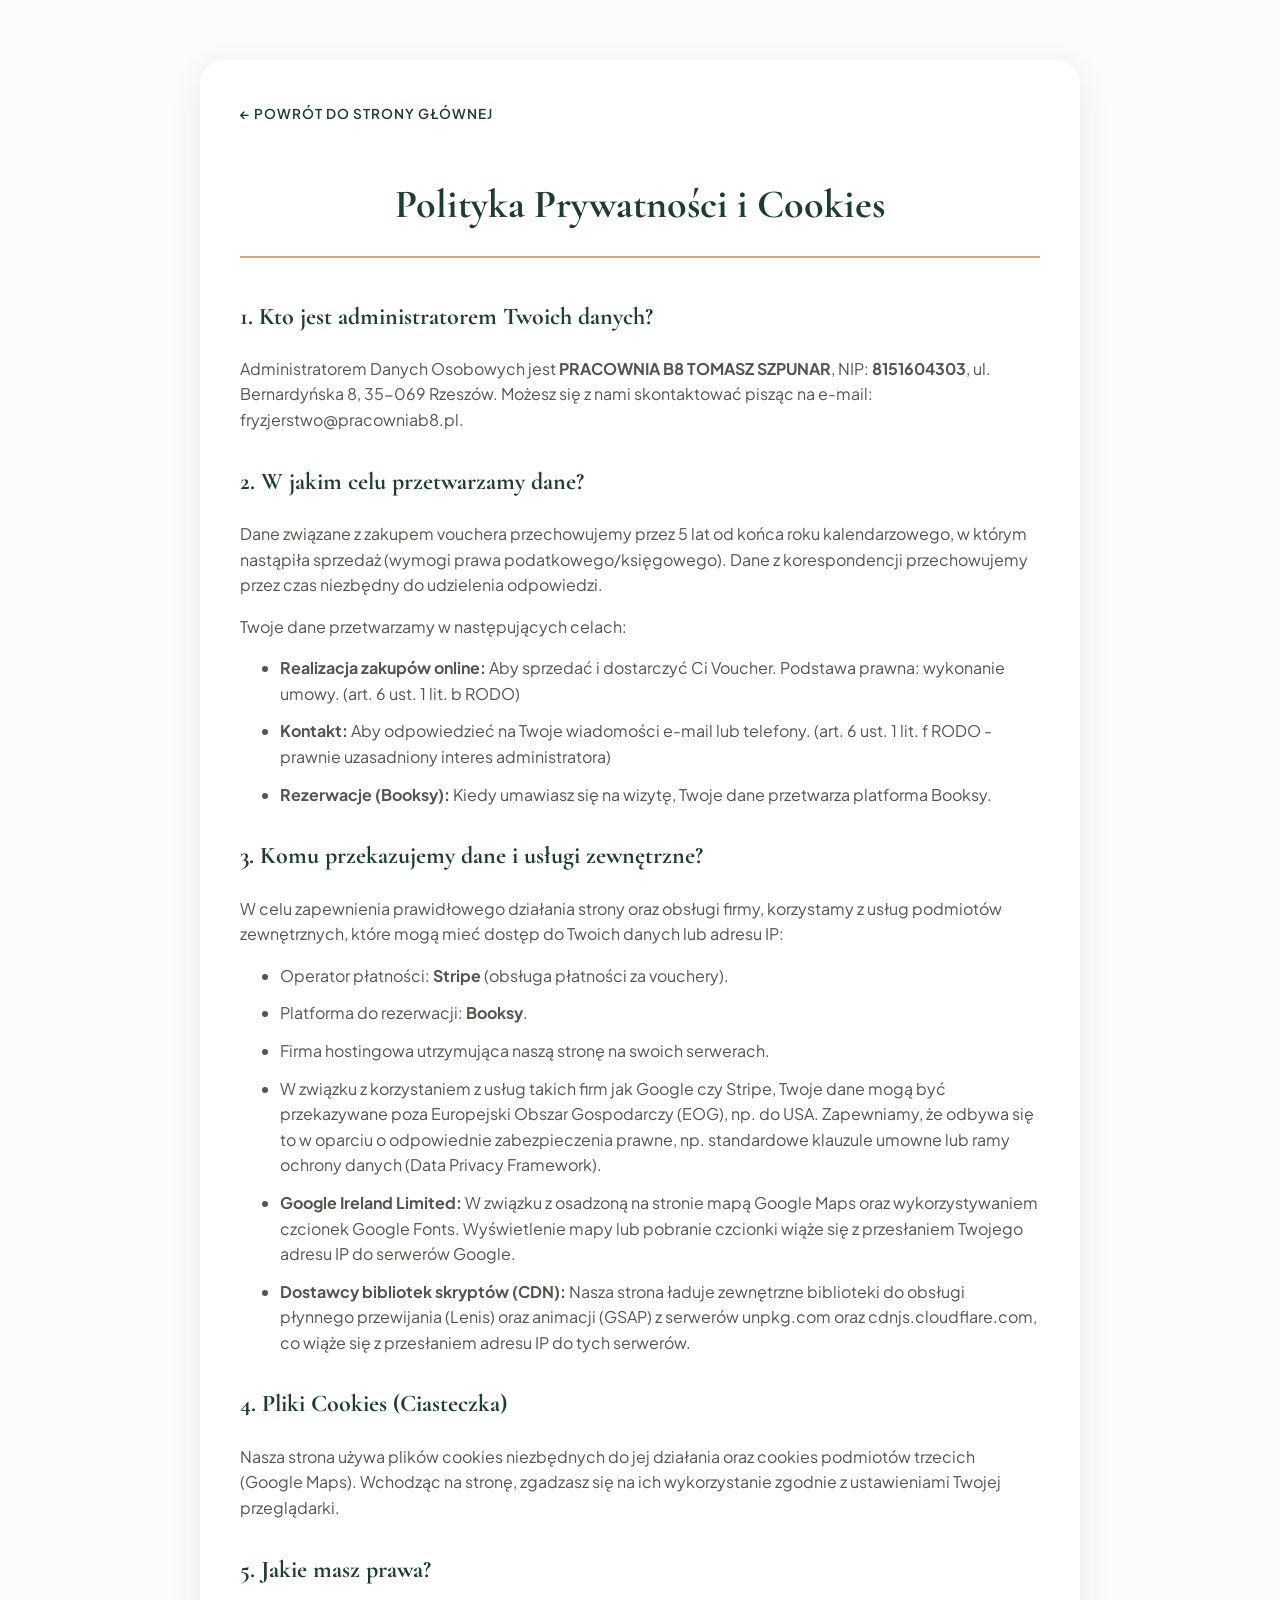
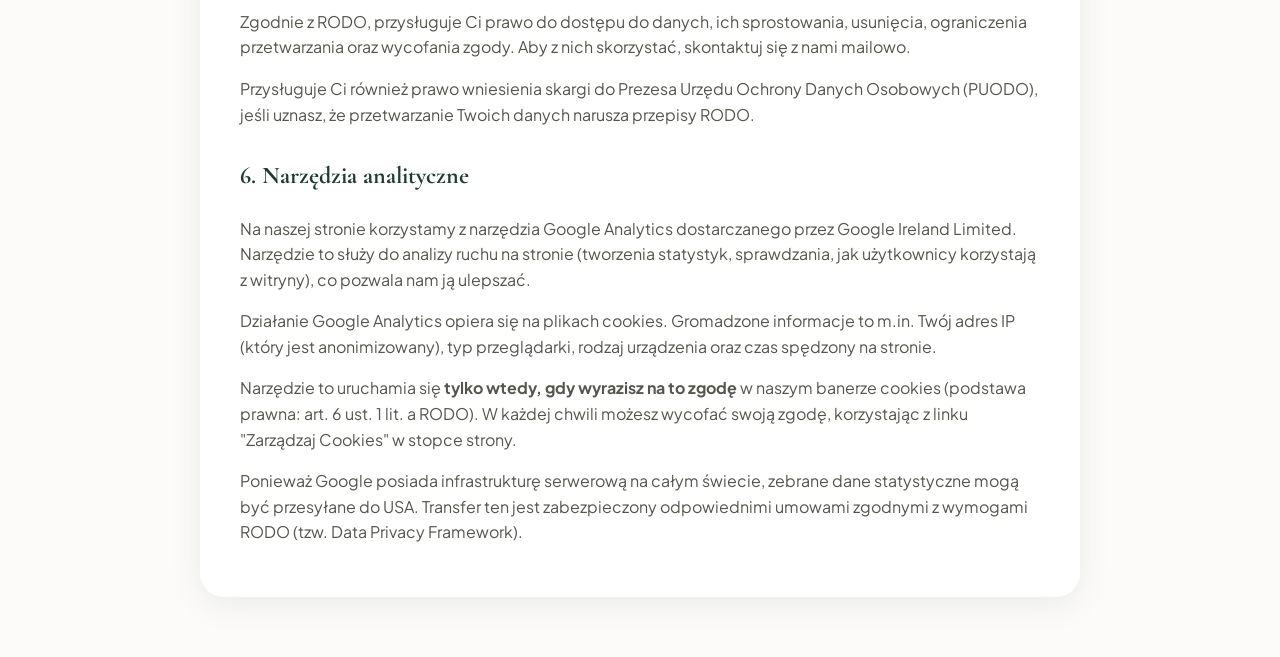
<file: polityka-prywatnosci.html>
<!DOCTYPE html>
<html lang="pl">
<head>
<meta charset="UTF-8">
<meta name="viewport" content="width=device-width, initial-scale=1.0">
<title>Polityka Prywatności i Cookies | Pracownia B8</title>
<link href="https://fonts.googleapis.com/css2?family=Plus+Jakarta+Sans:wght@300;400;600&family=Cormorant+Garamond:wght@600&display=swap" rel="stylesheet">
<style>
  :root {
    --bg: #fcfbfa;
    --bottle-green: #1f3d2f;
    --sand-gold: #cfa876;
    --ink: #2b2b28;
  }
  body {
    background: var(--bg);
    color: var(--ink);
    font-family: 'Plus Jakarta Sans', sans-serif;
    line-height: 1.6;
    margin: 0;
    padding: 0;
  }
  .container {
    max-width: 800px;
    margin: 60px auto;
    padding: 40px;
    background: #fff;
    border-radius: 24px;
    box-shadow: 0 8px 32px rgba(31,61,47,0.08);
  }
  h1, h2, h3 {
    font-family: 'Cormorant Garamond', serif;
    color: var(--bottle-green);
  }
  h1 { font-size: 2.5rem; text-align: center; margin-bottom: 40px; border-bottom: 2px solid var(--sand-gold); padding-bottom: 20px; }
  h2 { font-size: 1.5rem; margin-top: 30px; }
  p, li { font-size: 1rem; color: #55554f; margin-bottom: 12px; }
  a { color: var(--sand-gold); text-decoration: none; font-weight: 600; }
  a:hover { text-decoration: underline; }
  .back-btn {
    display: inline-block;
    margin-bottom: 20px;
    color: var(--bottle-green);
    text-transform: uppercase;
    font-size: 0.85rem;
    letter-spacing: 1px;
    font-weight: 600;
  }
</style>
</head>
<body>
  <div class="container">
    <a href="index.html" class="back-btn">← Powrót do strony głównej</a>
    <h1>Polityka Prywatności i Cookies</h1>
    
    <h2>1. Kto jest administratorem Twoich danych?</h2>
    <p>Administratorem Danych Osobowych jest <strong>PRACOWNIA B8 TOMASZ SZPUNAR</strong>, NIP: <strong>8151604303</strong>, ul. Bernardyńska 8, 35-069 Rzeszów. Możesz się z nami skontaktować pisząc na e-mail: fryzjerstwo@pracowniab8.pl.</p>

    <h2>2. W jakim celu przetwarzamy dane?</h2>
    <p>Dane związane z zakupem vouchera przechowujemy przez 5 lat od końca roku kalendarzowego, w którym nastąpiła sprzedaż (wymogi prawa podatkowego/księgowego). Dane z korespondencji przechowujemy przez czas niezbędny do udzielenia odpowiedzi.</p>
    <p>Twoje dane przetwarzamy w następujących celach:</p>
    <ul>
        <li><strong>Realizacja zakupów online:</strong> Aby sprzedać i dostarczyć Ci Voucher. Podstawa prawna: wykonanie umowy. (art. 6 ust. 1 lit. b RODO)</li>
        <li><strong>Kontakt:</strong> Aby odpowiedzieć na Twoje wiadomości e-mail lub telefony. (art. 6 ust. 1 lit. f RODO - prawnie uzasadniony interes administratora)</li>
        <li><strong>Rezerwacje (Booksy):</strong> Kiedy umawiasz się na wizytę, Twoje dane przetwarza platforma Booksy.</li>
    </ul>

    <h2>3. Komu przekazujemy dane i usługi zewnętrzne?</h2>
    <p>W celu zapewnienia prawidłowego działania strony oraz obsługi firmy, korzystamy z usług podmiotów zewnętrznych, które mogą mieć dostęp do Twoich danych lub adresu IP:</p>
    <ul>
        <li>Operator płatności: <strong>Stripe</strong> (obsługa płatności za vouchery).</li>
        <li>Platforma do rezerwacji: <strong>Booksy</strong>.</li>
        <li>Firma hostingowa utrzymująca naszą stronę na swoich serwerach.</li>
        <li>W związku z korzystaniem z usług takich firm jak Google czy Stripe, Twoje dane mogą być przekazywane poza Europejski Obszar Gospodarczy (EOG), np. do USA. Zapewniamy, że odbywa się to w oparciu o odpowiednie zabezpieczenia prawne, np. standardowe klauzule umowne lub ramy ochrony danych (Data Privacy Framework).</li>
        <li><strong>Google Ireland Limited:</strong> W związku z osadzoną na stronie mapą Google Maps oraz wykorzystywaniem czcionek Google Fonts. Wyświetlenie mapy lub pobranie czcionki wiąże się z przesłaniem Twojego adresu IP do serwerów Google.</li>
        <li><strong>Dostawcy bibliotek skryptów (CDN):</strong> Nasza strona ładuje zewnętrzne biblioteki do obsługi płynnego przewijania (Lenis) oraz animacji (GSAP) z serwerów unpkg.com oraz cdnjs.cloudflare.com, co wiąże się z przesłaniem adresu IP do tych serwerów.</li>
    </ul>

    <h2>4. Pliki Cookies (Ciasteczka)</h2>
    <p>Nasza strona używa plików cookies niezbędnych do jej działania oraz cookies podmiotów trzecich (Google Maps). Wchodząc na stronę, zgadzasz się na ich wykorzystanie zgodnie z ustawieniami Twojej przeglądarki.</p>

    <h2>5. Jakie masz prawa?</h2>
    <p>Zgodnie z RODO, przysługuje Ci prawo do dostępu do danych, ich sprostowania, usunięcia, ograniczenia przetwarzania oraz wycofania zgody. Aby z nich skorzystać, skontaktuj się z nami mailowo.</p>
    <p>Przysługuje Ci również prawo wniesienia skargi do Prezesa Urzędu Ochrony Danych Osobowych (PUODO), jeśli uznasz, że przetwarzanie Twoich danych narusza przepisy RODO.</p>

    <h2>6. Narzędzia analityczne</h2>
    <p>Na naszej stronie korzystamy z narzędzia Google Analytics dostarczanego przez Google Ireland Limited. Narzędzie to służy do analizy ruchu na stronie (tworzenia statystyk, sprawdzania, jak użytkownicy korzystają z witryny), co pozwala nam ją ulepszać.</p>
    <p>Działanie Google Analytics opiera się na plikach cookies. Gromadzone informacje to m.in. Twój adres IP (który jest anonimizowany), typ przeglądarki, rodzaj urządzenia oraz czas spędzony na stronie.</p>
    <p>Narzędzie to uruchamia się <strong>tylko wtedy, gdy wyrazisz na to zgodę</strong> w naszym banerze cookies (podstawa prawna: art. 6 ust. 1 lit. a RODO). W każdej chwili możesz wycofać swoją zgodę, korzystając z linku "Zarządzaj Cookies" w stopce strony.</p>
    <p>Ponieważ Google posiada infrastrukturę serwerową na całym świecie, zebrane dane statystyczne mogą być przesyłane do USA. Transfer ten jest zabezpieczony odpowiednimi umowami zgodnymi z wymogami RODO (tzw. Data Privacy Framework).</p>
  </div>
</body>
</html>
</file>
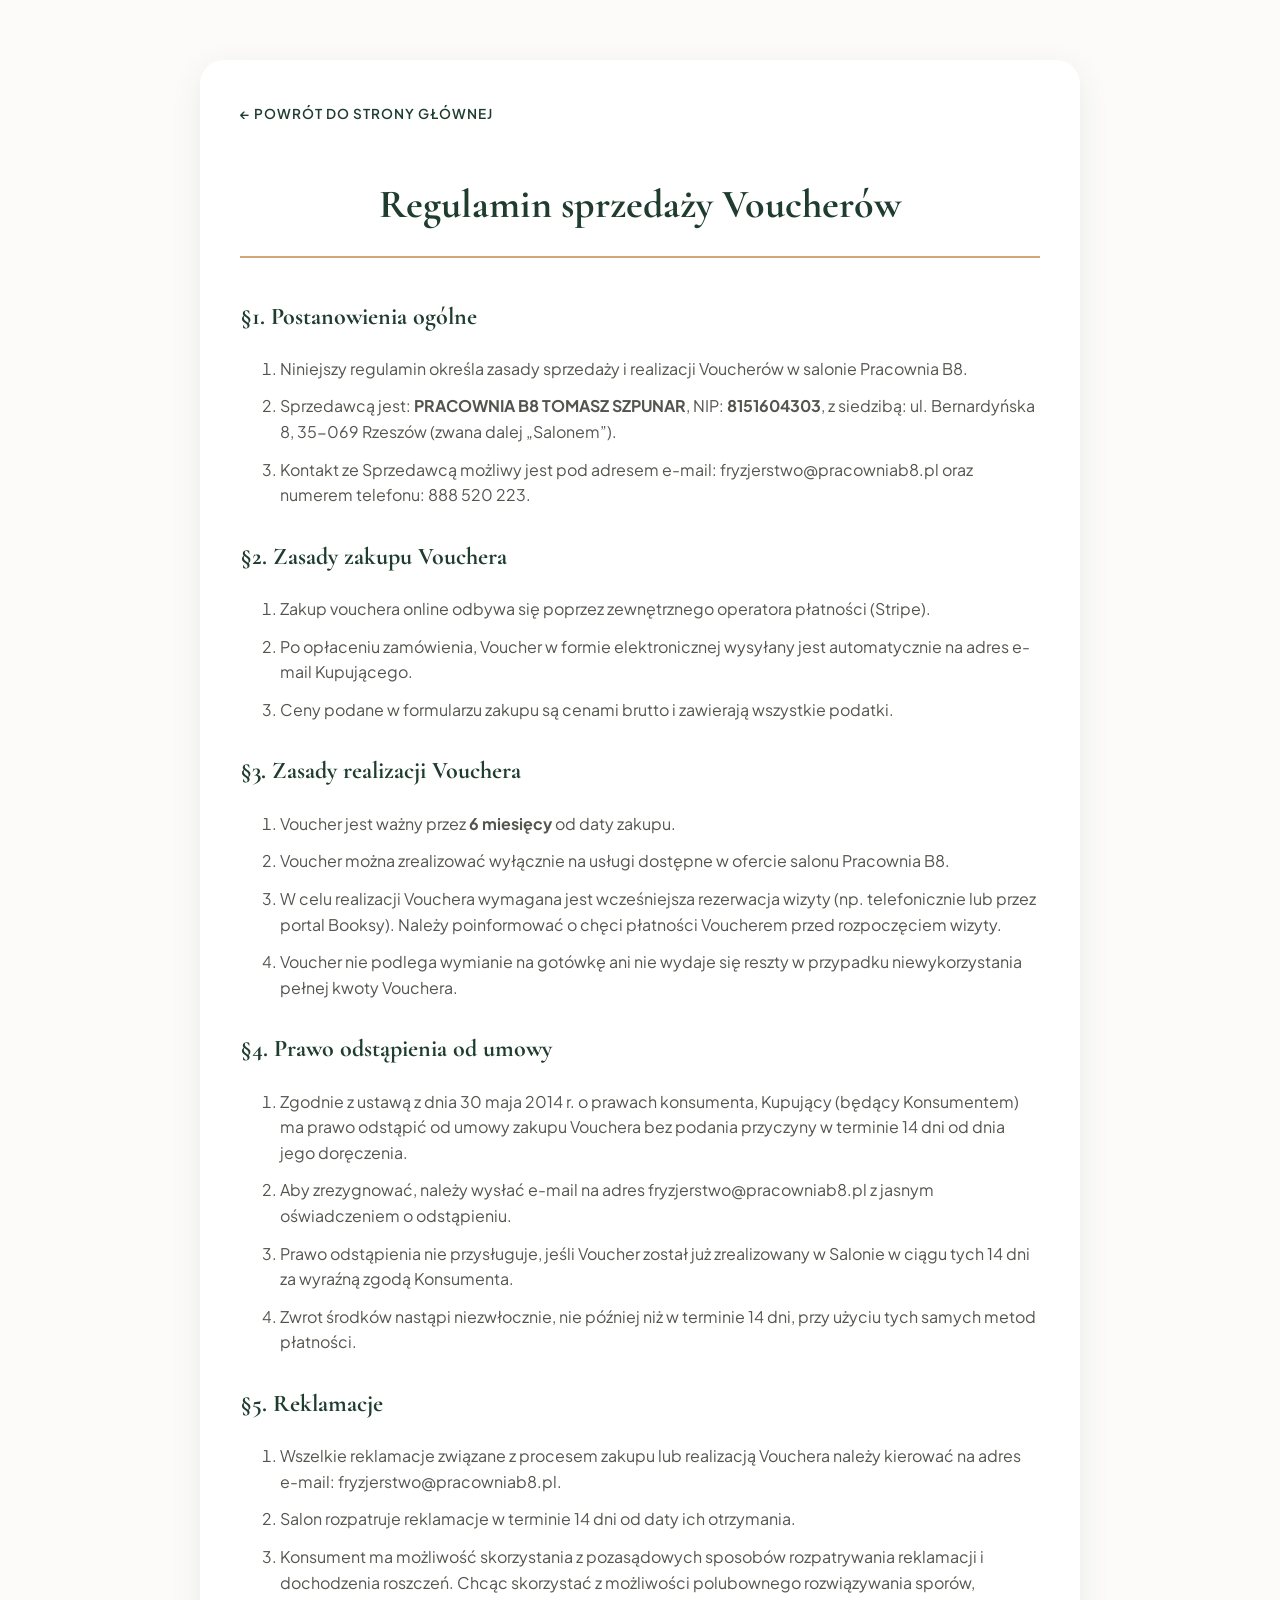
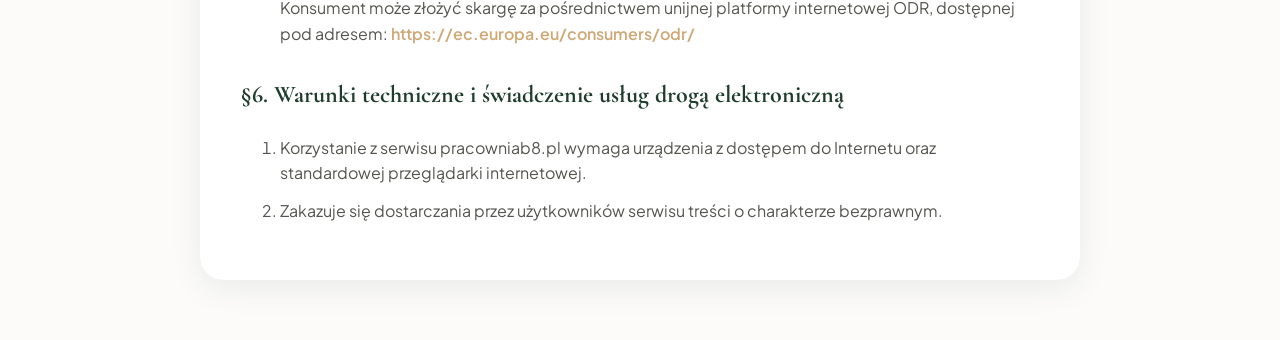
<file: regulamin.html>
<!DOCTYPE html>
<html lang="pl">
<head>
<meta charset="UTF-8">
<meta name="viewport" content="width=device-width, initial-scale=1.0">
<title>Regulamin sprzedaży Voucherów | Pracownia B8</title>
<link href="https://fonts.googleapis.com/css2?family=Plus+Jakarta+Sans:wght@300;400;600&family=Cormorant+Garamond:wght@600&display=swap" rel="stylesheet">
<style>
  :root {
    --bg: #fcfbfa;
    --bottle-green: #1f3d2f;
    --sand-gold: #cfa876;
    --ink: #2b2b28;
  }
  body {
    background: var(--bg);
    color: var(--ink);
    font-family: 'Plus Jakarta Sans', sans-serif;
    line-height: 1.6;
    margin: 0;
    padding: 0;
  }
  .container {
    max-width: 800px;
    margin: 60px auto;
    padding: 40px;
    background: #fff;
    border-radius: 24px;
    box-shadow: 0 8px 32px rgba(31,61,47,0.08);
  }
  h1, h2, h3 {
    font-family: 'Cormorant Garamond', serif;
    color: var(--bottle-green);
  }
  h1 { font-size: 2.5rem; text-align: center; margin-bottom: 40px; border-bottom: 2px solid var(--sand-gold); padding-bottom: 20px; }
  h2 { font-size: 1.5rem; margin-top: 30px; }
  p, li { font-size: 1rem; color: #55554f; margin-bottom: 12px; }
  a { color: var(--sand-gold); text-decoration: none; font-weight: 600; }
  a:hover { text-decoration: underline; }
  .back-btn {
    display: inline-block;
    margin-bottom: 20px;
    color: var(--bottle-green);
    text-transform: uppercase;
    font-size: 0.85rem;
    letter-spacing: 1px;
    font-weight: 600;
  }
</style>
</head>
<body>
  <div class="container">
    <a href="index.html" class="back-btn">← Powrót do strony głównej</a>
    <h1>Regulamin sprzedaży Voucherów</h1>
    
    <h2>§1. Postanowienia ogólne</h2>
    <ol>
        <li>Niniejszy regulamin określa zasady sprzedaży i realizacji Voucherów w salonie Pracownia B8.</li>
        <li>Sprzedawcą jest: <strong>PRACOWNIA B8 TOMASZ SZPUNAR</strong>, NIP: <strong>8151604303</strong>, z siedzibą: ul. Bernardyńska 8, 35-069 Rzeszów (zwana dalej „Salonem”).</li>
        <li>Kontakt ze Sprzedawcą możliwy jest pod adresem e-mail: fryzjerstwo@pracowniab8.pl oraz numerem telefonu: 888 520 223.</li>
    </ol>

    <h2>§2. Zasady zakupu Vouchera</h2>
    <ol>
        <li>Zakup vouchera online odbywa się poprzez zewnętrznego operatora płatności (Stripe).</li>
        <li>Po opłaceniu zamówienia, Voucher w formie elektronicznej wysyłany jest automatycznie na adres e-mail Kupującego.</li>
        <li>Ceny podane w formularzu zakupu są cenami brutto i zawierają wszystkie podatki.</li>
    </ol>

    <h2>§3. Zasady realizacji Vouchera</h2>
    <ol>
        <li>Voucher jest ważny przez <strong>6 miesięcy</strong> od daty zakupu.</li>
        <li>Voucher można zrealizować wyłącznie na usługi dostępne w ofercie salonu Pracownia B8.</li>
        <li>W celu realizacji Vouchera wymagana jest wcześniejsza rezerwacja wizyty (np. telefonicznie lub przez portal Booksy). Należy poinformować o chęci płatności Voucherem przed rozpoczęciem wizyty.</li>
        <li>Voucher nie podlega wymianie na gotówkę ani nie wydaje się reszty w przypadku niewykorzystania pełnej kwoty Vouchera.</li>
    </ol>

    <h2>§4. Prawo odstąpienia od umowy</h2>
    <ol>
        <li>Zgodnie z ustawą z dnia 30 maja 2014 r. o prawach konsumenta, Kupujący (będący Konsumentem) ma prawo odstąpić od umowy zakupu Vouchera bez podania przyczyny w terminie 14 dni od dnia jego doręczenia.</li>
        <li>Aby zrezygnować, należy wysłać e-mail na adres fryzjerstwo@pracowniab8.pl z jasnym oświadczeniem o odstąpieniu.</li>
        <li>Prawo odstąpienia nie przysługuje, jeśli Voucher został już zrealizowany w Salonie w ciągu tych 14 dni za wyraźną zgodą Konsumenta.</li>
        <li>Zwrot środków nastąpi niezwłocznie, nie później niż w terminie 14 dni, przy użyciu tych samych metod płatności.</li>
    </ol>

    <h2>§5. Reklamacje</h2>
    <ol>
        <li>Wszelkie reklamacje związane z procesem zakupu lub realizacją Vouchera należy kierować na adres e-mail: fryzjerstwo@pracowniab8.pl.</li>
        <li>Salon rozpatruje reklamacje w terminie 14 dni od daty ich otrzymania.</li>
        <li>Konsument ma możliwość skorzystania z pozasądowych sposobów rozpatrywania reklamacji i dochodzenia roszczeń. Chcąc skorzystać z możliwości polubownego rozwiązywania sporów, Konsument może złożyć skargę za pośrednictwem unijnej platformy internetowej ODR, dostępnej pod adresem: <a href="https://ec.europa.eu/consumers/odr/" target="_blank" rel="noopener noreferrer">https://ec.europa.eu/consumers/odr/</a></li>
    </ol>

    <h2>§6. Warunki techniczne i świadczenie usług drogą elektroniczną</h2>
    <ol>
      <li>Korzystanie z serwisu pracowniab8.pl wymaga urządzenia z dostępem do Internetu oraz standardowej przeglądarki internetowej.</li>
      <li>Zakazuje się dostarczania przez użytkowników serwisu treści o charakterze bezprawnym.</li>
    </ol>
  </div>
</body>
</html>
</file>
